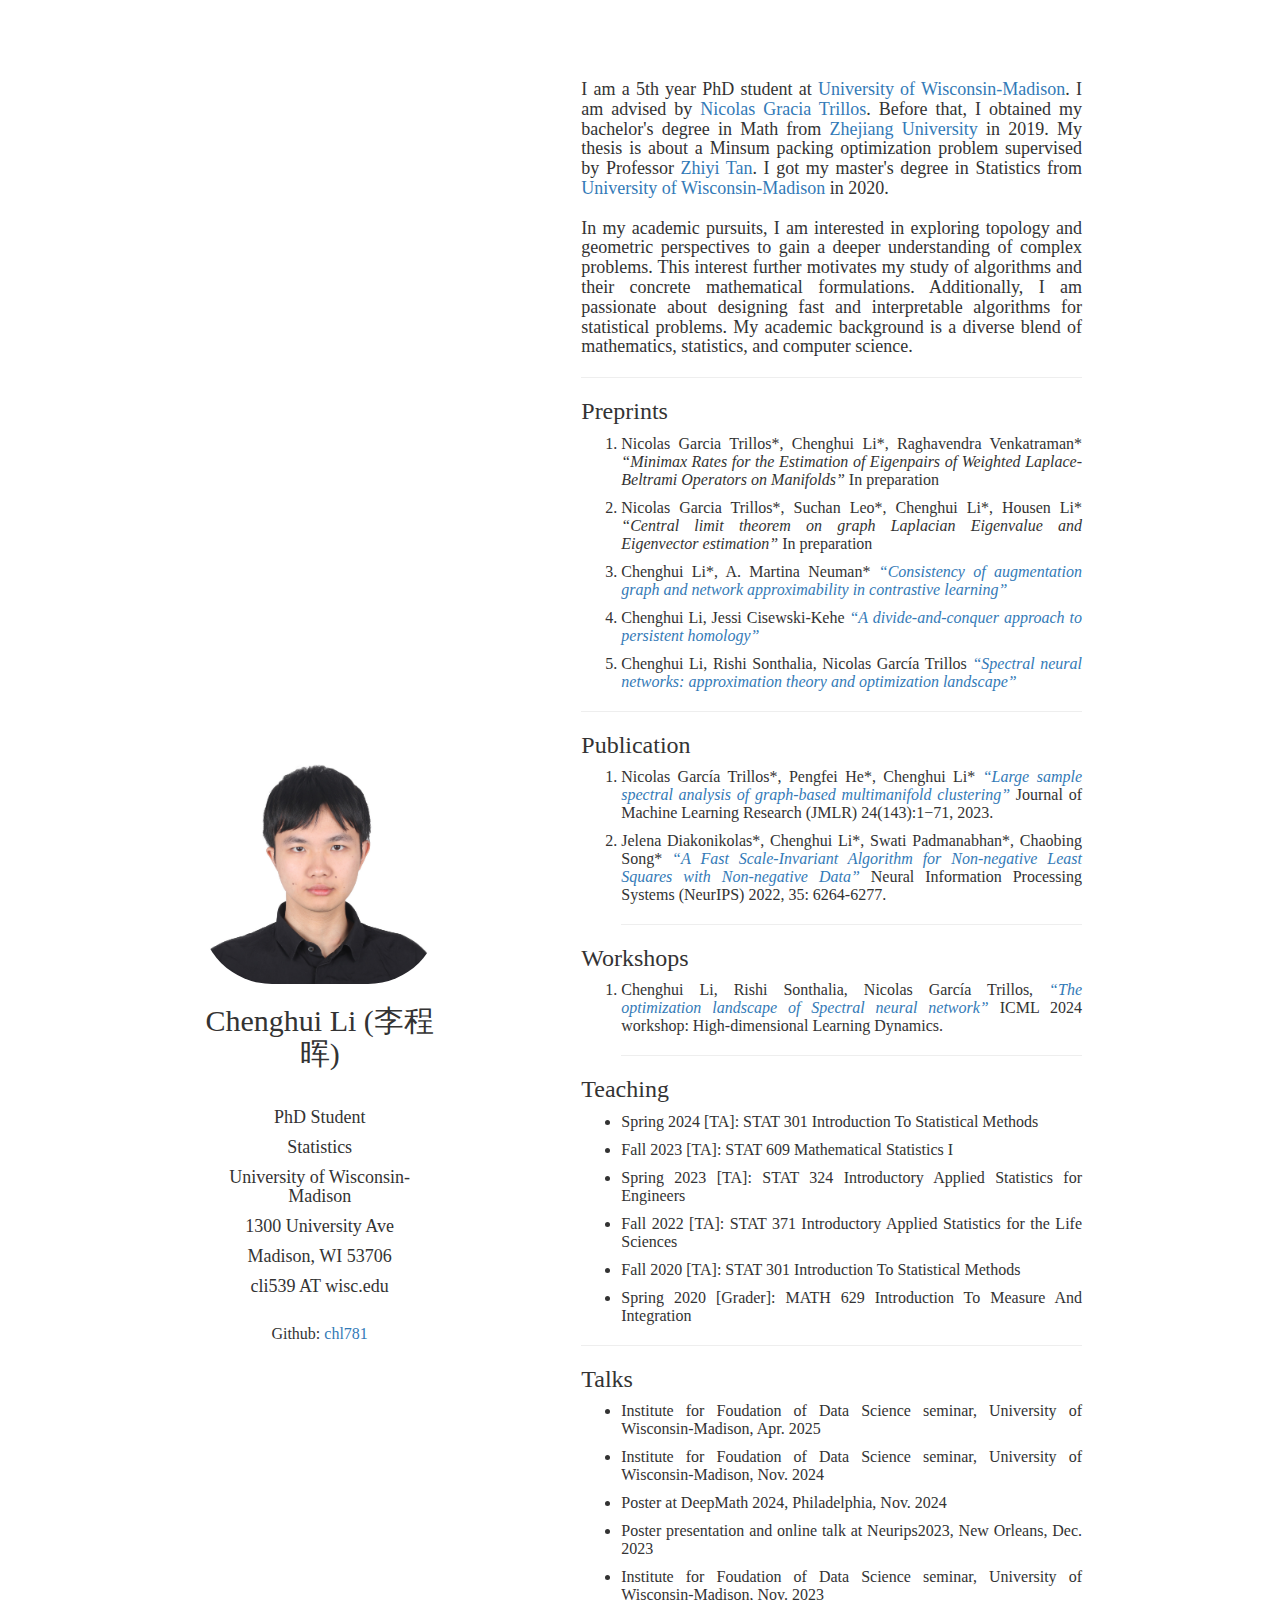
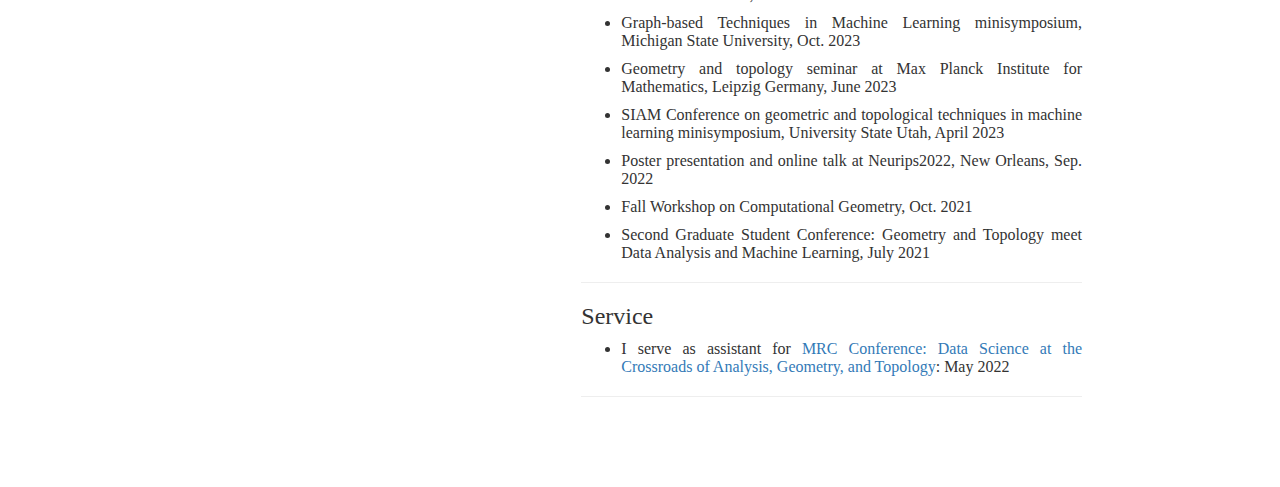
<file: index.html>
<html>
    <head>
        <title>Chenghui Li</title>
        <link rel="icon" type="image/png" href="img/icon.jpg">
		<meta name="Author" content="Chenghui Li">
		<link rel="stylesheet" href="http://maxcdn.bootstrapcdn.com/bootstrap/3.3.5/css/bootstrap.min.css">
		<style>
			body 
			{ 
    	    	font: 16px/1.5 "Palatino Linotype", Palatino, serif;
	      	}
	      	table{
			    padding-left: 10%;
			    padding-right: 10%;
		     	border-collapse: separate;
			}
			td {
				padding: 70px;
			}
			img.rounded-corners {
			  border-radius: 30%;
			}
		</style>
    </head>

   

<div>
	

<table>
	<tr>
	<td>
	<div align="center">
		<img src="img/ChenghuiLi.jpg" height="240" class="rounded-corners">
		<h2>Chenghui Li (&#26446;&#31243;&#26198;)</h2><br> 
		<h4>PhD Student</h4>
		<h4>Statistics</h4>
		<h4>University of Wisconsin-Madison</h4>
		<h4>1300 University Ave</h4>
		<h4>Madison, WI 53706</h4>
		<h4>cli539 AT wisc.edu</h4><br>
		Github: <a href="https://github.com/chl781">chl781</a>
	</div>
	</td>


	
	<td>
	<div align="justify">
		<h4>I am a 5th year PhD student at <a href="https://www.wisc.edu/" target="_blank">University of Wisconsin-Madison</a>. I am advised by <a href="https://www.nicolasgarciat.com/" target="_blank">Nicolas Gracia Trillos</a>. Before that, I obtained my bachelor's degree in Math from <a href="http://www.math.zju.edu.cn/mathen/" target="_blank">Zhejiang University</a> in 2019. My thesis is about a Minsum packing optimization problem supervised by Professor <a href=https://person.zju.edu.cn/en/0003325 target="_blank">Zhiyi Tan</a>. I got my master's degree in Statistics from <a href="https://www.wisc.edu/" target="_blank">University of Wisconsin-Madison</a> in 2020.
		<br><br>
  In my academic pursuits, I am interested in exploring topology and geometric perspectives to gain a deeper understanding of complex problems. This interest further motivates my study of algorithms and their concrete mathematical formulations. Additionally, I am passionate about designing fast and interpretable algorithms for statistical problems. My academic background is a diverse blend of mathematics, statistics, and computer science.
<!--		<br><br>
		One of my ongoing research lines involves the calculus of variation and PDEs when dealing with the spectral manifold clustering problem. The philosophy is to find the continuum analog that can work as an ideal population-level counterpart in a geometric or calculation setting. From a mathematical view of point, this line considers the clustering and graph cut problem from a continuum limit of a random geometric graph. This perspective allows discussing the convergence rate and the nature of the algorithm, and provide strong links between learning problems and geometric problems studied in the mathematics literature. Recently, I also utilize the geometric tool to study the Neural Network in order to provide a more efficient algorithm to explain it.

<br><br>

My 

<br><br>
One my previous line of my research lay in an intersection between Optimization and Statistics. I was interested in designing algorithms that are both efficient and interpretable for statisticians. For example, one of my works is finding a coordinate-wise update method to solve Non-Negative Least Squares problems; the algorithm is both computationally efficient without any explicit dependence on  and sparse. 
<br><br>
-->
<!--		<br><br>
I am also interested in learning a connection between adversarial learning and regularization. For example, we captured a series of adversarial problems connecting the Strongly contamination model and $l_2$ contamination model. In my research, we can use a PDEs method to track the solution of the adversarial optimization problem, which can capture an entire ensemble of problems. However, the problem might face divergence some time. I am also interested in developing a topological description of the collapse of PDEs.

<br><br> -->

<!--
One line of my research involves the calculus of variation and PDEs when dealing with the spectral manifold clustering problem. The philosophy is to find the continuum analog that can work as an ideal population-level counterpart in a geometric or calculation setting. In particular, my research mainly focuses on identifying points from multiple intersecting manifolds. From a mathematical view of point, this line is based on the continuum limit of a random geometric graph, and then algorithms can be designed based on geometric intuition.
<br><br>
The other line of my research lies in an intersection among optimization, adversarial learning, and persistent homology, studying a change of topology phenomenon in these problems. We can use PDEs to track the solution of the adversarial optimization problem, solving an entire ensemble of problems. However, this change of parameters might lead to divergence some time, suggesting a topological change. In TDA, topological change is the basis of the method, and the collapse of features will identify significance. Further, a decay of topology appears widely in the optimization problem. For example, sparsity of solution will usually mean a change of topology. Therefore, it is essential to develop a combined description and commonness of the topological structures among these studies.

		
		My research interests include graph, machine learning and convex optimization. Currently, I am working on a general framework for manifold clustering with <a href="https://www.researchgate.net/profile/Pengfei_He14" target="_blank">Pengfei He</a> and Professor <a href="https://www.nicolasgarciat.com/" target="_blank">Nicolas Gracia Trillos</a>. Also, I am exploring a minimax problem with Professor <a href="http://www.jelena-diakonikolas.com/" target="_blank">Jelena Diakonikolas</a>. In Spring 2021, I will work as Research Assistant supervised by Professor <a href="https://jessicisewskikehe.github.io/" target="_blank">Jessi Cisewski Kehe</a>.
		-->
		</h4>
	
		<hr/>

		<h3>Preprints</h3>

		<ol> <li><p>Nicolas Garcia Trillos*, Chenghui Li*,  Raghavendra Venkatraman*
			<i> “Minimax Rates for the Estimation of Eigenpairs of Weighted Laplace-Beltrami Operators on Manifolds”</i> In preparation </a></p>

			<li><p>Nicolas Garcia Trillos*, Suchan Leo*, Chenghui Li*,  Housen Li*
				<i> “Central limit theorem on graph Laplacian Eigenvalue and Eigenvector estimation”</i> In preparation </a></p>

		<li><p>Chenghui Li*,  A. Martina Neuman* <a href="https://arxiv.org/pdf/2502.04312">
			<i> “Consistency of augmentation graph and network approximability in
contrastive learning”</i> </a></p>
		  <li><p>Chenghui Li, Jessi Cisewski-Kehe <a href="https://arxiv.org/pdf/2410.01839">
<i> “A divide-and-conquer approach to persistent homology”</i> </a></p>

    <li><p>Chenghui Li, Rishi Sonthalia, Nicolas García Trillos <a href="https://arxiv.org/pdf/2310.00729.pdf">
<i> “Spectral neural networks: approximation theory
and optimization landscape”</i> </a></p>

		</ol>
		
    
    
    <hr/>

		<h3>Publication</h3>

		<ol>
		  
		  <li><p>Nicolas García Trillos*, Pengfei He*, Chenghui Li* <a href="http://jmlr.org/papers/v24/21-1254.html">
<i> “Large sample spectral analysis of graph-based multimanifold
clustering”</i> </a> Journal of Machine Learning Research (JMLR) 24(143):1−71, 2023.</p>
		  
		<li><p> Jelena Diakonikolas*, Chenghui Li*, Swati Padmanabhan*, Chaobing Song* <a href="https://openreview.net/pdf?id=8xccCiF9JQ6">
<i> “A Fast Scale-Invariant Algorithm
for Non-negative Least Squares with Non-negative Data” </i> </a> Neural Information Processing Systems (NeurIPS)
2022, 35: 6264-6277.
<!-- 15 (8), e1006813,2019.--></p>


<hr/>
</ol>

<h3>Workshops</h3>

		<ol>
    
    <li><p>Chenghui Li,  Rishi Sonthalia, Nicolas García Trillos, <a href="https://openreview.net/pdf?id=A7K9Qcg34I">
<i> “The optimization landscape of Spectral neural network”</i> </a>  ICML 2024 workshop: High-dimensional Learning Dynamics.</p>



    
    <hr/>


		</ol>
    
    
    
<!--    
    <h3>Research Experience</h3>
    <ul>
    <li><p>Lagrangian Flux Calculation: <a href="files/fluxidentityPre.pdf" target="_blue">Slide</a>, <a href="files/fluxIdentity.pdf" target="_blue">Paper</a>. Supervised by Professor <a href="https://person.zju.edu.cn/en/qinghai#902245" target="_blank">Qinghai Zhang</a></p></li>
		
		</ul>
		<hr/>
-->	
		
		<h3>Teaching</h3>
		<ul>
		  <li><p>Spring 2024 [TA]: STAT 301 Introduction To Statistical Methods</p></li>
		  <li><p>Fall 2023 [TA]: STAT 609 Mathematical Statistics I</p></li>
		  <li><p>Spring 2023 [TA]: STAT 324 Introductory Applied Statistics for Engineers</p></li>
		  <li><p>Fall 2022 [TA]: STAT 371 Introductory Applied Statistics for the Life Sciences</p></li>
		<li><p> <!-- <a href="dis/index-fall2020.html" target="_blue">  Fall 2020</a>--> Fall 2020 [TA]: STAT 301 Introduction To Statistical Methods</p></li>
		<li><p>Spring 2020 [Grader]: MATH 629 Introduction To Measure And Integration</p></li>
		</ul>

<hr/>
    
    
    <h3>Talks</h3>
    <ul>
	<li><p> Institute for Foudation of Data Science seminar, University of Wisconsin-Madison, Apr. 2025 </p></li>
      <li><p> Institute for Foudation of Data Science seminar, University of Wisconsin-Madison, Nov. 2024 </p></li>
	<li><p> Poster at DeepMath 2024, Philadelphia, Nov. 2024 </p></li>  
    <li><p> Poster presentation and online talk at Neurips2023, New Orleans, Dec. 2023 </p></li> 
    <li><p> Institute for Foudation of Data Science seminar, University of Wisconsin-Madison, Nov. 2023 </p></li>
    <li><p> Graph-based Techniques in Machine Learning minisymposium, Michigan State University, Oct. 2023 </p></li>
    <li><p> Geometry and topology seminar at Max Planck Institute for Mathematics, Leipzig Germany, June 2023 </p></li>
    <li><p> SIAM Conference on geometric and topological techniques in machine learning minisymposium, University State Utah, April 2023 </p></li>
    <li><p>Poster presentation and online talk at Neurips2022, New Orleans, Sep. 2022 </p></li>
    <li><p>Fall Workshop on Computational Geometry, Oct. 2021  </p></li>
		<li><p>Second Graduate Student Conference: Geometry and Topology meet Data Analysis and Machine Learning, July 2021  </p></li>
		</ul>
		<hr/>

		<h3>Service</h3>
		<ul>
		  <li><p>I serve as assistant for <a href="https://www.ams.org/programs/research-communities/2022MRC-DataSci" target="_blue">MRC Conference: Data Science at the Crossroads of Analysis, Geometry, and Topology</a>:  May 2022  </p></li>

		</ul>
	<!--
		<h3>Blog</h3>
   <ul>
		<li><p><a href="blog/VSP.html" target="_blue">VSP on Citation data</a> </p></li>
		</ul>
    -->
    <hr/>

	</div>
	</td>		
	</tr>  
</table>
   
	
</div>
	
		
</body>
</html>
</file>
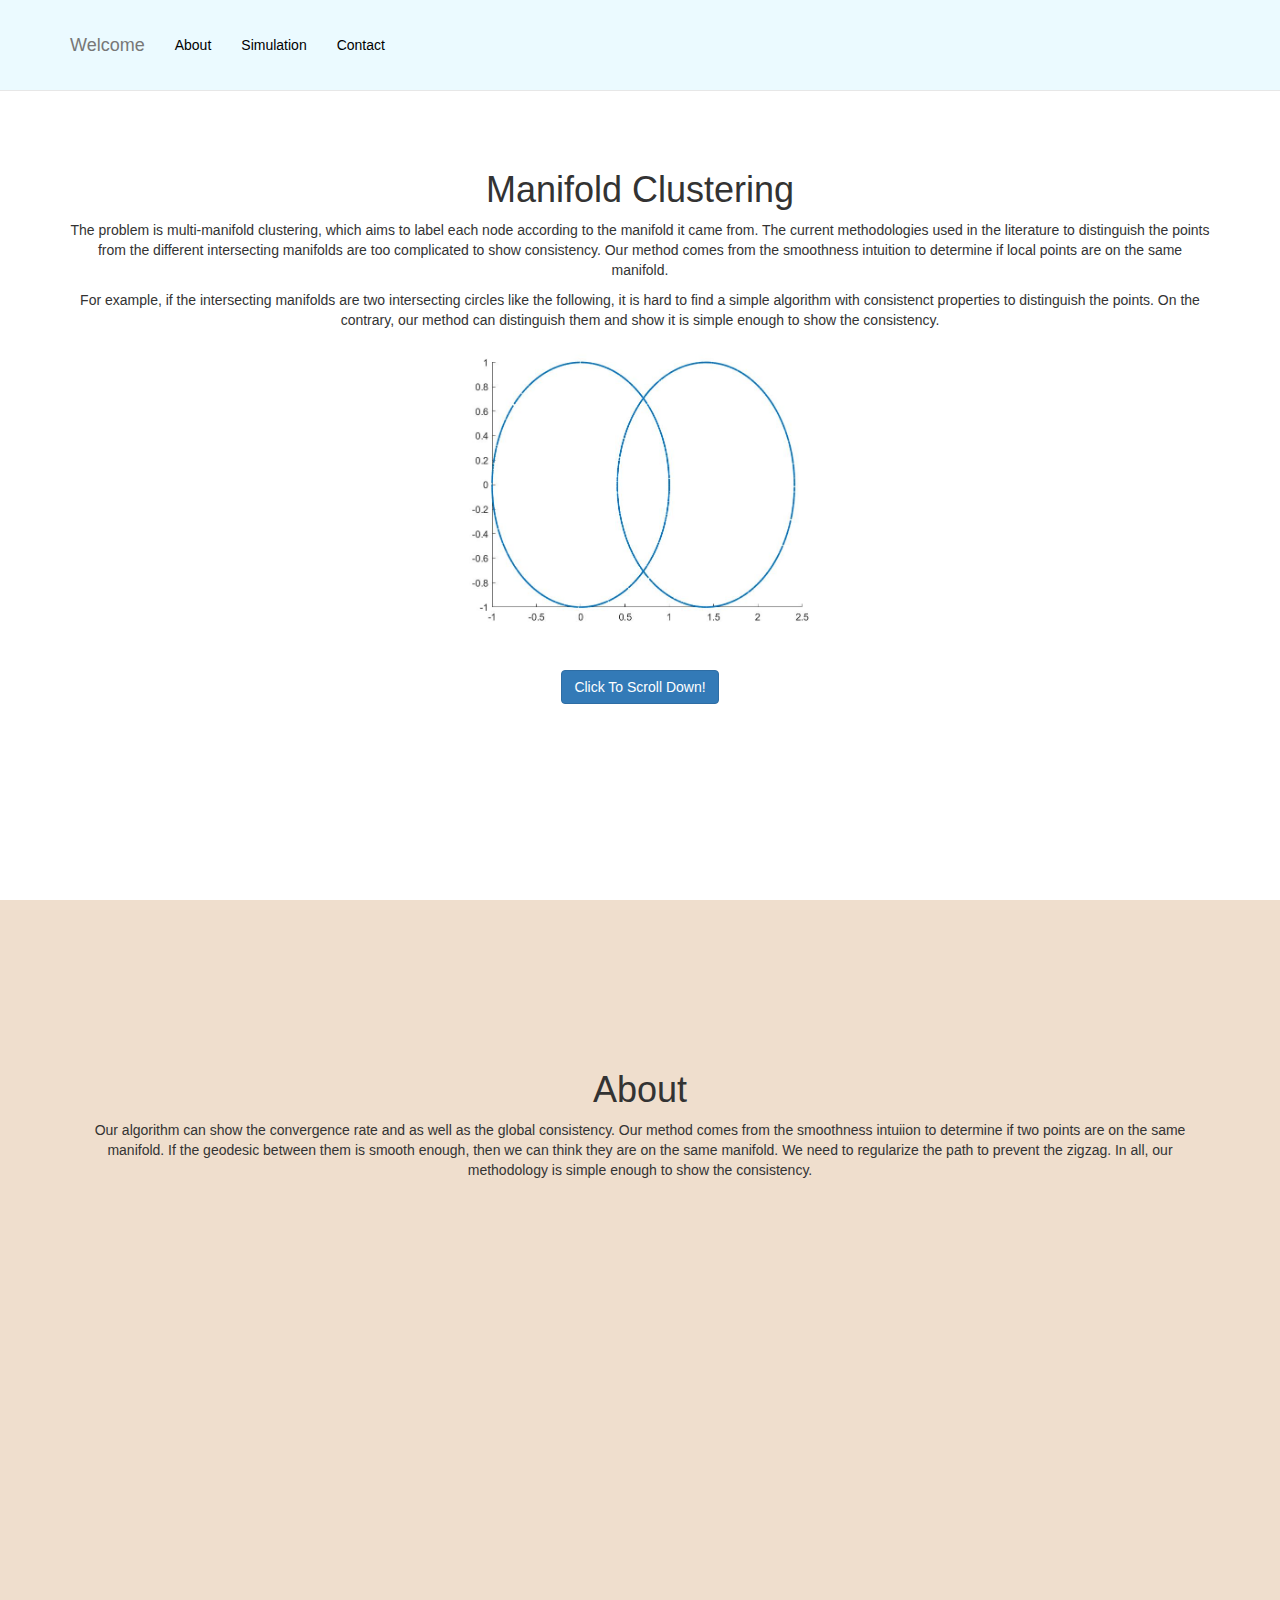
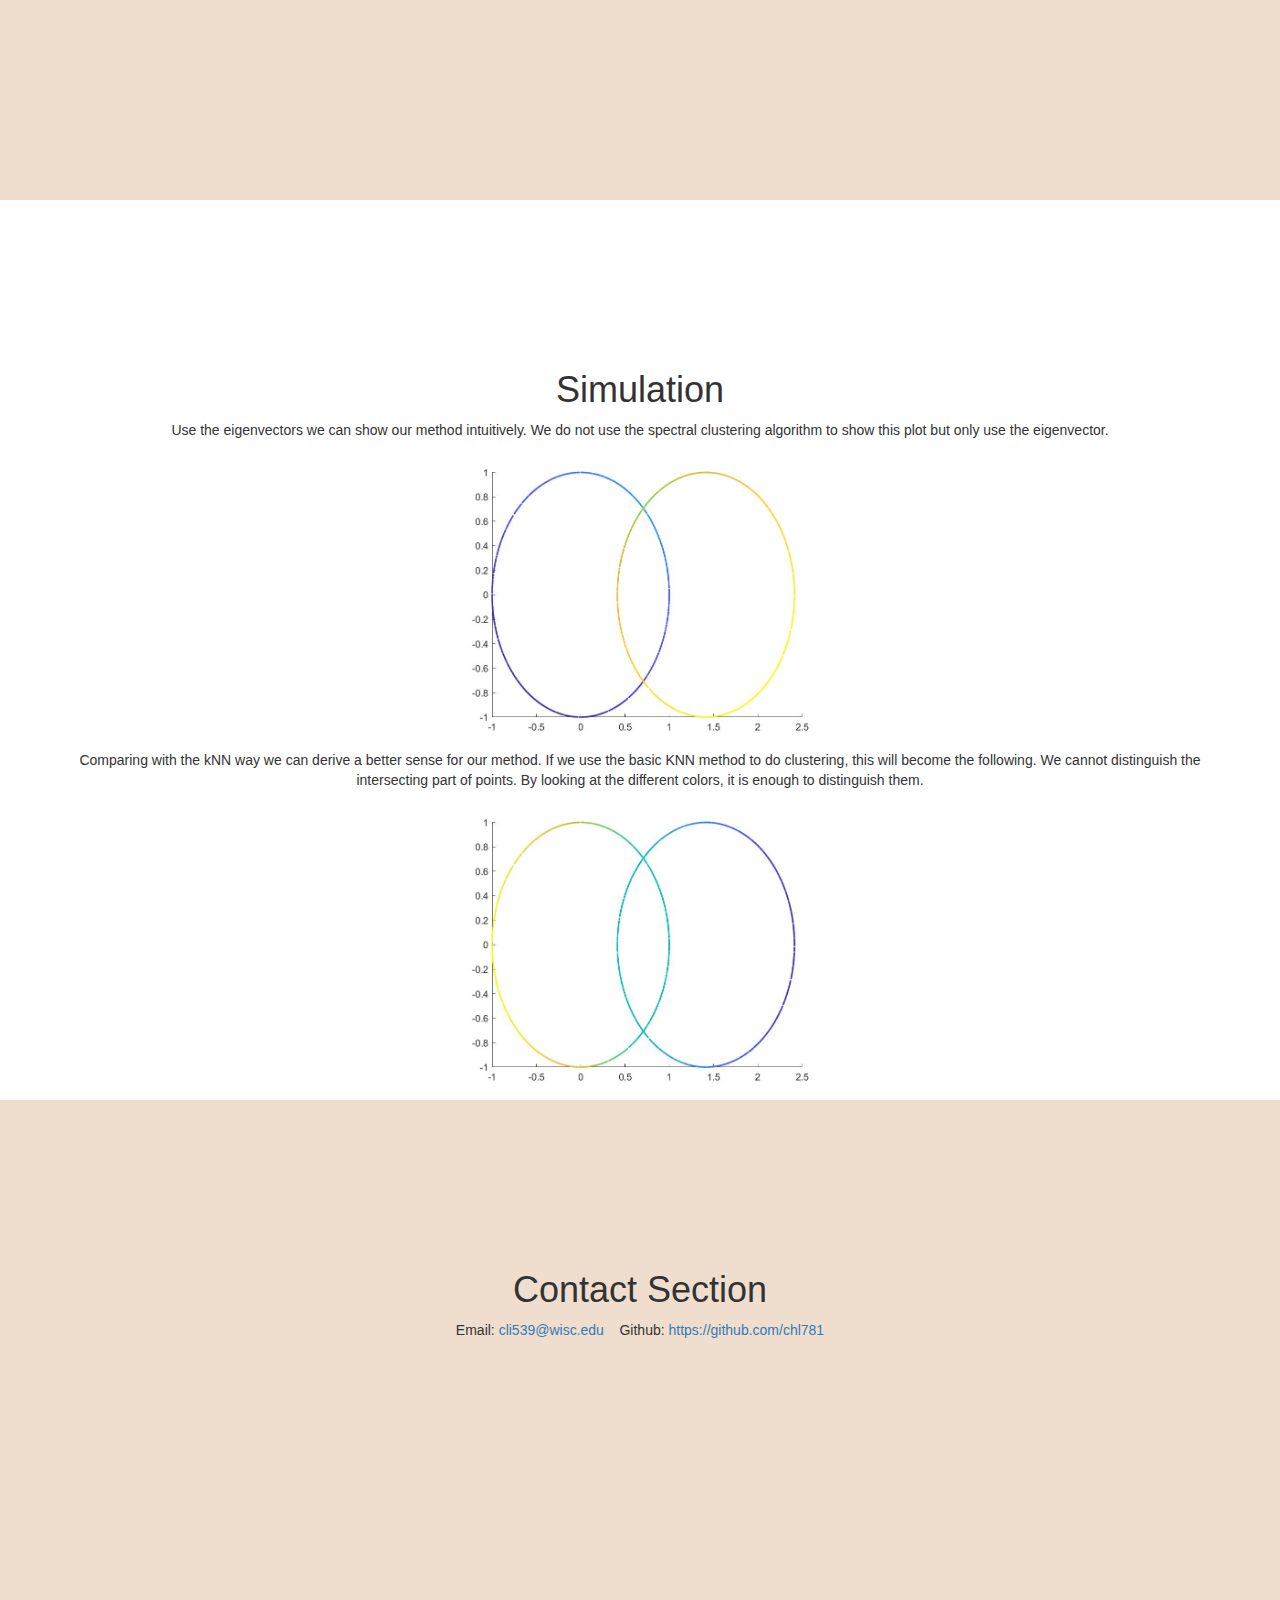
<file: www/index.html>
<!doctype html>
<html lang="en" class="no-js">
<head>
    <meta charset="utf-8">
    <meta http-equiv="x-ua-compatible" content="ie=edge">
    <meta name="viewport" content="width=device-width, initial-scale=1">
    <link rel="canonical" href="https://html5-templates.com/" />
    <title>Manifold Clustering</title>
    <meta name="description" content="Simplified Bootstrap template with sticky menu">
    <link href="css/bootstrap.min.css" rel="stylesheet">
    <link href="css/sticky-menu.css" rel="stylesheet">
</head>
<body id="page-top" data-spy="scroll" data-target=".navbar-fixed-top">
    <nav class="navbar navbar-default navbar-fixed-top" role="navigation">
        <div class="container">
            <div class="navbar-header page-scroll">
                <button type="button" class="navbar-toggle" data-toggle="collapse" data-target=".navbar-ex1-collapse">
                    <span class="sr-only">Toggle menu</span>
                    <span class="icon-bar"></span>
                    <span class="icon-bar"></span>
                    <span class="icon-bar"></span>
                </button>
                <a class="navbar-brand page-scroll" href="#page-top">Welcome</a>
            </div>

            <div class="collapse navbar-collapse navbar-ex1-collapse">
                <ul class="nav navbar-nav">
                    <li class="hidden">
                        <a class="page-scroll" href="#page-top"></a>
                    </li>
                    <li>
                        <a class="page-scroll" href="#about">About</a>
                    </li>
                    <li>
                        <a class="page-scroll" href="#Simulation">Simulation</a>
                    </li>
                    <li>
                        <a class="page-scroll" href="#contact">Contact</a>
                    </li>
                </ul>
            </div>	<!-- .navbar-collapse -->
        </div>		<!-- .container -->
    </nav>
    <!-- Welcome   -->
    <section id="welcome" class="welcome-section">
        <div class="container">
            <div class="row">
                <div class="col-lg-12">
                    <h1>Manifold Clustering</h1>
                    <p>The problem is multi-manifold clustering, which aims to label each node according to the manifold it came from. The current methodologies used in the literature to distinguish the points from the different intersecting manifolds are too complicated to show consistency. Our method comes from the smoothness intuition to determine if local points are on the same manifold.</p>
                    <p>For example, if the intersecting manifolds are two intersecting circles like the following, it is hard to find a simple algorithm with consistenct properties to distinguish the points. On the contrary, our method can distinguish them and show it is simple enough to show the consistency.</p>
                    <img src="plot/TwoCirles.jpg"  alt="intersecting Cirles" height="300" />
					<p>&nbsp;</p>
                    <a class="btn btn-primary page-scroll" href="#about">Click To Scroll Down!</a>
                </div>
            </div>
        </div>
    </section>

    <!-- About -->
    <section id="about" class="about-section">
        <div class="container">
            <div class="row">
                <div class="col-lg-12">
                    <h1>About</h1>
                    <p>Our algorithm can show the convergence rate and as well as the global consistency. Our method comes from the smoothness intuiion to determine if two points are on the same manifold. If the geodesic between them is smooth enough, then we can think they are on the same manifold. We need to regularize the path to prevent the zigzag. In all, our methodology is simple enough to show the consistency.</p>
                    
                </div>
            </div>
        </div>
    </section>

    <!-- Simulation Section -->
    <section id="Simulation" class="whatwedo-section">
        <div class="container">
            <div class="row">
                <div class="col-lg-12">
                    <h1>Simulation</h1>
                    <p>Use the eigenvectors we can show our method intuitively. We do not use the spectral clustering algorithm to show this plot but only use the eigenvector.</p>
                    <img src="plot/TwoCirlesPathApproach.jpg"  alt="Our method" height="300" />
                    <p>Comparing with the kNN way we can derive a better sense for our method. If we use the basic KNN method to do clustering, this will become the following. We cannot distinguish the intersecting part of points. By looking at the different colors, it is enough to distinguish them.</p>
                    <img src="plot/TwoCirclessKnn.jpg"  alt="KNN" height="300" />
                </div>
            </div>
        </div>
    </section>

    <!-- Contact Section -->
    <section id="contact" class="contact-section">
        <div class="container">
            <div class="row">
                <div class="col-lg-12">
                    <h1>Contact Section</h1>
                    <p class="templet-three-msg">
Email:<span> <a href="mailto: cli539@wisc.edu" title="Email" target="_blank" class="w3-hover-text-green">cli539@wisc.edu</a></span>&nbsp;&nbsp;&nbsp;
Github:<span> <a href="https://github.com/chl781" title="Github" target="_blank" class="w3-hover-text-green">https://github.com/chl781</a></span>
</p>
                </div>
            </div>
        </div>
    </section>
	
	<a id="back2Top" title="Back to top" href="#">&#10148;</a>
	
    <!-- jQuery -->
    <script src="js/jquery.js"></script>

    <!-- Bootstrap Core JavaScript -->
    <script src="js/bootstrap.min.js"></script>

    <!-- Scrolling Nav JavaScript -->
    <script src="js/jquery.easing.min.js"></script>
    <script src="js/sticky-menu.js"></script>

</body>

</html>
</file>
<file: www/css/sticky-menu.css>
body {
    width: 100%;
    height: 100%;
}
html {
    width: 100%;
    height: 100%;
}
@media(min-width:767px) {
    .navbar {
        padding: 20px 0;
        -webkit-transition: background .5s ease-in-out,padding .5s ease-in-out;
        -moz-transition: background .5s ease-in-out,padding .5s ease-in-out;
        transition: background .5s ease-in-out,padding .5s ease-in-out;
    }
    .top-nav-collapse {
        padding: 0;
    }
}
#back2Top {
    width: 40px;
    line-height: 40px;
    overflow: hidden;
    z-index: 999;
    display: none;
    cursor: pointer;
    -moz-transform: rotate(270deg);
    -webkit-transform: rotate(270deg);
    -o-transform: rotate(270deg);
    -ms-transform: rotate(270deg);
    transform: rotate(270deg);
    position: fixed;
    bottom: 50px;
    right: 0;
    background-color: #FFF;
    color: #337AB7;
    text-align: center;
    font-size: 30px;
    text-decoration: none;
}
#back2Top:hover {
    background-color: #337AB7;
    color: #FFF;
}
.welcome-section {
    height: 100%;
    padding-top: 150px;
    text-align: center;
    background: #fff;
}
.about-section {
    height: 100%;
    padding-top: 150px;
    text-align: center;
    background: #EFDECD;
}
.whatwedo-section {
    height: 100%;
    padding-top: 150px;
    text-align: center;
    background: #fff;
}
.contact-section {
    height: 100%;
    padding-top: 150px;
    text-align: center;
    background: #EFDECD;
}
.navbar-default .navbar-nav > li > a:hover {
	color: #333;
	background-color: #F0F0F0;
}
.navbar-default {
    background-color: #EBFAFF;
    border-color: #e7e7e7;
}
.navbar-default .navbar-nav > li > a {
    color: #000;
}
</file>
